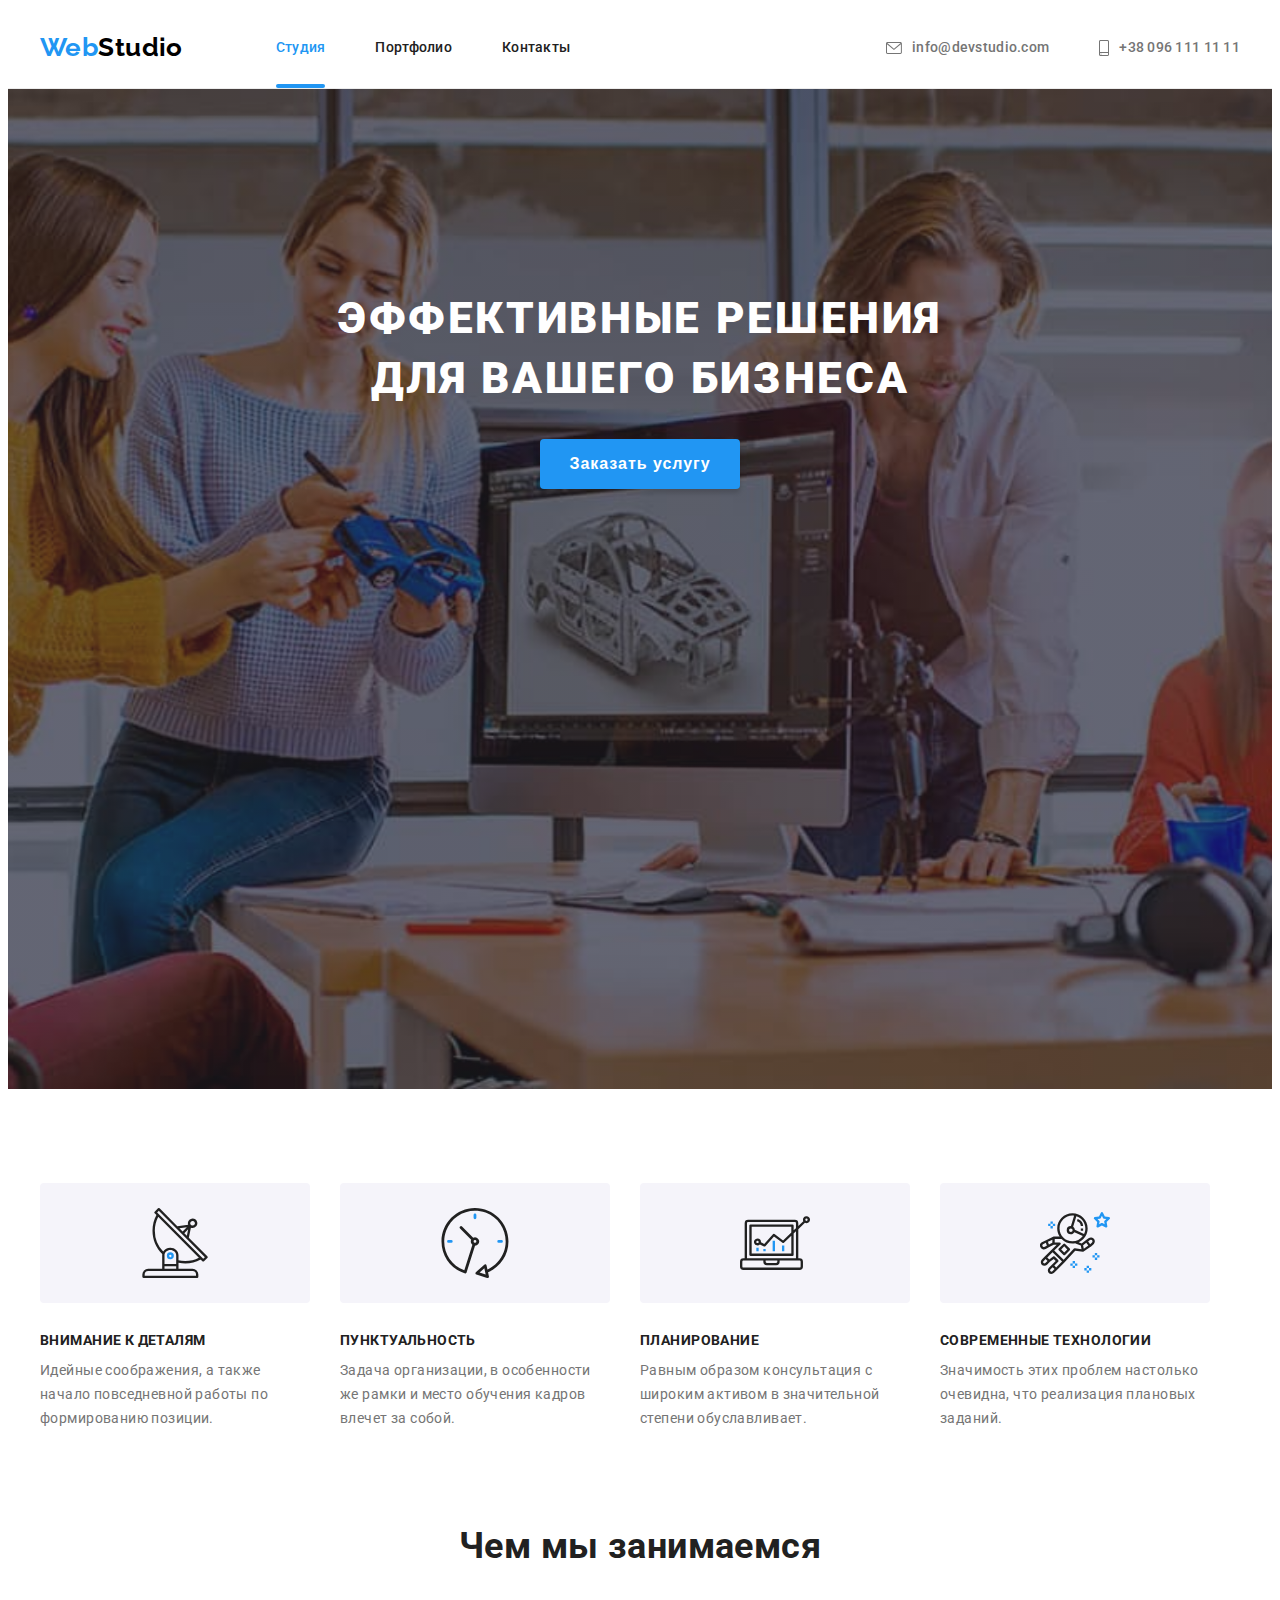
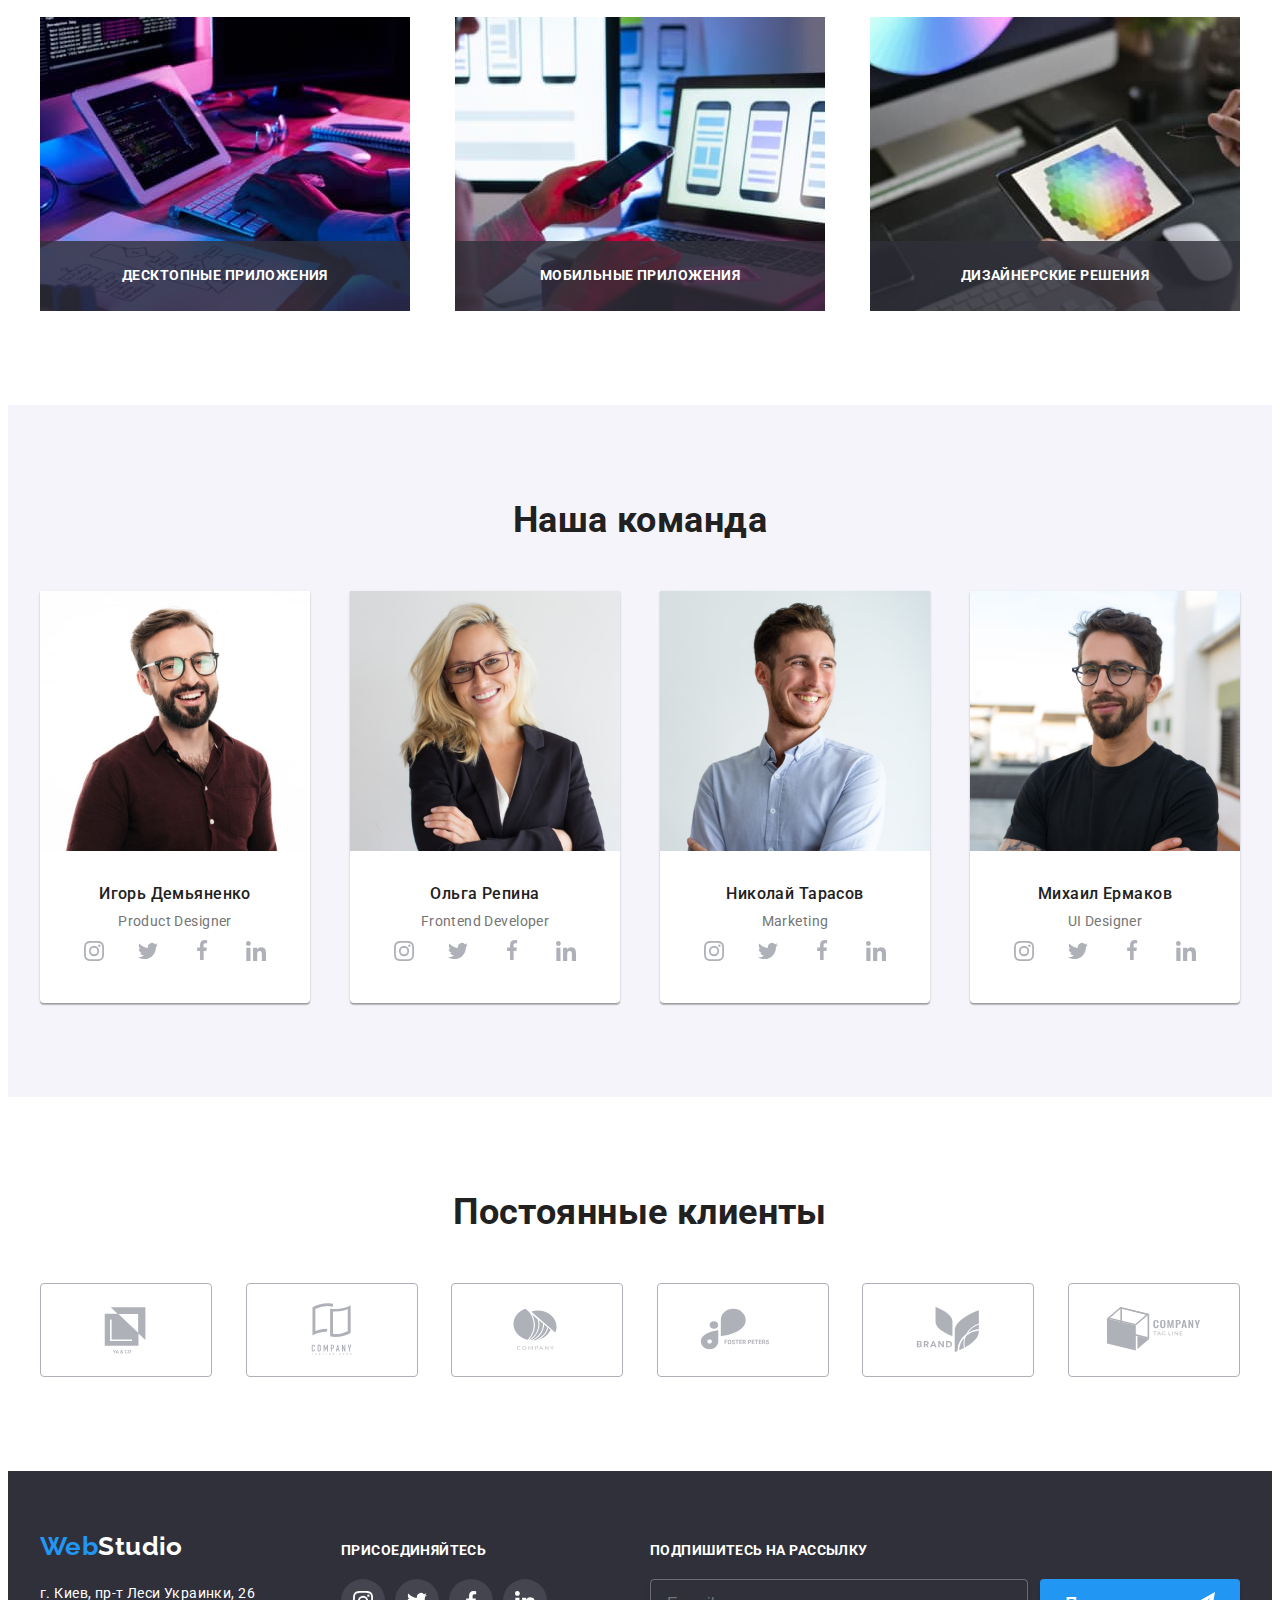
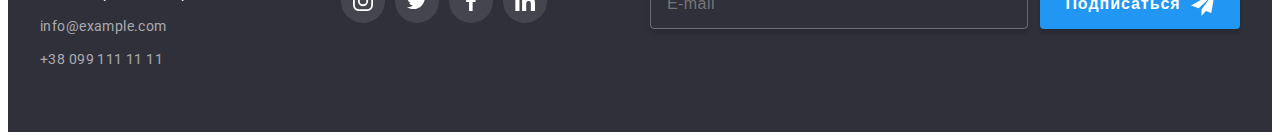
<file: index.html>
<!DOCTYPE html>
<html lang="ru">
  <head>
    <meta charset="UTF-8" />
    <meta http-equiv="X-UA-Compatible" content="IE=edge" />
    <meta name="viewport" content="width=device-width, initial-scale=1.0" />
    <title>Студия</title>
    <link
      href="https://fonts.googleapis.com/css2?family=Raleway:wght@700&family=Roboto:wght@400;500;700;900&display=swap"
      rel="stylesheet"
    />
    <link
      rel="stylesheet"
      href="https://cdnjs.cloudflare.com/ajax/libs/modern-normalize/1.1.0/modern-normalize.min.css"
      integrity="sha512-wpPYUAdjBVSE4KJnH1VR1HeZfpl1ub8YT/NKx4PuQ5NmX2tKuGu6U/JRp5y+Y8XG2tV+wKQpNHVUX03MfMFn9Q=="
      crossorigin="anonymous"
      referrerpolicy="no-referrer"
    />
    <link rel="stylesheet" href="./css/main.min.css" />
  </head>
  <body>
    <header class="header">
      <div class="container header__container">
        <nav class="header__nav">
          <a class="logo" href="./index.html"><span class="logo__accent">Web</span>Studio</a>
          <ul class="header__menu-list">
            <li class="header__menu-item">
              <a class="header__menu-link header__menu-link--current" href="./index.html">Студия</a>
            </li>
            <li class="header__menu-item">
              <a class="header__menu-link" href="./portfolio.html">Портфолио</a>
            </li>
            <li class="header__menu-item">
              <a class="header__menu-link" href="#">Контакты</a>
            </li>
          </ul>
        </nav>
        <ul class="header__contacts-list">
          <li class="header__contacts-item">
            <a class="header__contacts-link" href="mailto:info@devstudio.com">
              <svg class="header__contacts-icon" width="16" height="12">
                <use href="./images/icons.svg#icon-envelope"></use>
              </svg>
              info@devstudio.com</a
            >
          </li>
          <li class="header__contacts-item">
            <a class="header__contacts-link" href="tel:+380961111111">
              <svg class="header__contacts-icon" width="10px" height="16px">
                <use href="./images/icons.svg#icon-smartphone"></use>
              </svg>
              +38 096 111 11 11</a
            >
          </li>
        </ul>
      </div>
    </header>
    <main>
      <!-- герой -->
      <section class="section hero">
        <div class="container">
          <h1 class="hero__title">Эффективные решения для вашего бизнеса</h1>
          <button data-modal-open class="button" type="button">Заказать услугу</button>
        </div>
      </section>
      <!-- преимущества -->
      <section class="section benefits">
        <div class="container">
          <h2 class="visually-hidden">Наши преимущества</h2>
          <ul class="benefits__list">
            <li class="benefits__item">
              <div class="benefits__icon-wrapper">
                <svg class="benefits__icon" width="70px" height="70px">
                  <use href="./images/icons.svg#icon-antenna"></use>
                </svg>
              </div>
              <h3 class="benefits__title">Внимание к деталям</h3>
              <p class="benefits__descr">
                Идейные соображения, а также начало повседневной работы по формированию позиции.
              </p>
            </li>
            <li class="benefits__item">
              <div class="benefits__icon-wrapper">
                <svg class="benefits__icon" width="70px" height="70px">
                  <use href="./images/icons.svg#icon-clock"></use>
                </svg>
              </div>
              <h3 class="benefits__title">Пунктуальность</h3>
              <p class="benefits__descr">
                Задача организации, в особенности же рамки и место обучения кадров влечет за собой.
              </p>
            </li>
            <li class="benefits__item">
              <div class="benefits__icon-wrapper">
                <svg class="benefits__icon" width="70px" height="70px">
                  <use href="./images/icons.svg#icon-diagram"></use>
                </svg>
              </div>

              <h3 class="benefits__title">Планирование</h3>
              <p class="benefits__descr">
                Равным образом консультация с широким активом в значительной степени обуславливает.
              </p>
            </li>
            <li class="benefits__item">
              <div class="benefits__icon-wrapper">
                <svg class="benefits__icon" width="70px" height="70px">
                  <use href="./images/icons.svg#icon-astronaut"></use>
                </svg>
              </div>
              <h3 class="benefits__title">Современные технологии</h3>
              <p class="benefits__descr">
                Значимость этих проблем настолько очевидна, что реализация плановых заданий.
              </p>
            </li>
          </ul>
        </div>
      </section>
      <!-- чем мы занимаемся -->
      <section class="section activities">
        <div class="container">
          <h2 class="section__title">Чем мы занимаемся</h2>
          <ul class="activities__list">
            <li class="activities__item">
              <div class="activities__overlay">
                <img
                  class="activities__image"
                  src="./images/img.jpg"
                  alt="Десктопные приложения"
                  width="370"
                  height="294"
                />
                <p class="activities__title">Десктопные приложения</p>
              </div>
            </li>
            <li class="activities__item">
              <div class="activities__overlay">
                <img
                  class="activities__image"
                  src="./images/img1.jpg"
                  alt="Мобильные приложения"
                  width="370"
                  height="294"
                />
                <p class="activities__title">Мобильные приложения</p>
              </div>
            </li>
            <li class="activities__item">
              <div class="activities__overlay">
                <img
                  class="activities__image"
                  src="./images/img2.jpg"
                  alt="Дизайнерские решения"
                  width="370"
                  height="294"
                />
                <p class="activities__title">Дизайнерские решения</p>
              </div>
            </li>
          </ul>
        </div>
      </section>
      <!-- команда -->
      <section class="section team">
        <div class="container">
          <h2 class="section__title">Наша команда</h2>
          <ul class="team__list">
            <li class="team__item">
              <img
                class="team__image"
                src="./images/img3.jpg"
                alt="Игорь Демьяненко"
                width="270"
                height="260"
              />
              <div class="team__wrapper">
                <h3 class="team__name">Игорь Демьяненко</h3>
                <p class="team__position">Product Designer</p>
                <ul class="socials">
                  <li class="socials__item">
                    <a class="socials__link" href="">
                      <svg class="socials__icon" width="20" height="20" aria-label="Instagram">
                        <use href="./images/icons.svg#icon-instagram"></use>
                      </svg>
                    </a>
                  </li>
                  <li class="socials__item">
                    <a class="socials__link" href="">
                      <svg class="socials__icon" width="20" height="20" aria-label="Twitter">
                        <use href="./images/icons.svg#icon-twitter"></use>
                      </svg>
                    </a>
                  </li>
                  <li class="socials__item">
                    <a class="socials__link" href="">
                      <div class="ellipse">
                        <svg class="socials__icon" width="20" height="20" aria-label="Facebook">
                          <use href="./images/icons.svg#icon-facebook"></use>
                        </svg>
                      </div>
                    </a>
                  </li>
                  <li class="socials__item">
                    <a class="socials__link" href="">
                      <svg class="socials__icon" width="20" height="20" aria-label="LinkedIn">
                        <use href="./images/icons.svg#icon-linkedin"></use>
                      </svg>
                    </a>
                  </li>
                </ul>
              </div>
            </li>
            <li class="team__item">
              <img
                src="./images/img4.jpg"
                alt="Ольга Репина"
                width="270"
                height="260"
                class="team__image"
              />
              <div class="team__wrapper">
                <h3 class="team__name">Ольга Репина</h3>
                <p class="team__position">Frontend Developer</p>
                <ul class="socials">
                  <li class="socials__item">
                    <a class="socials__link" href="">
                      <svg class="socials__icon" width="20" height="20" aria-label="Instagram">
                        <use href="./images/icons.svg#icon-instagram"></use>
                      </svg>
                    </a>
                  </li>
                  <li class="socials__item">
                    <a class="socials__link" href="">
                      <svg class="socials__icon" width="20" height="20" aria-label="Twitter">
                        <use href="./images/icons.svg#icon-twitter"></use>
                      </svg>
                    </a>
                  </li>
                  <li class="socials__item">
                    <a class="socials__link" href="">
                      <div class="ellipse">
                        <svg class="socials__icon" width="20" height="20" aria-label="Facebook">
                          <use href="./images/icons.svg#icon-facebook"></use>
                        </svg>
                      </div>
                    </a>
                  </li>
                  <li class="socials__item">
                    <a class="socials__link" href="">
                      <svg class="socials__icon" width="20" height="20" aria-label="LinkedIn">
                        <use href="./images/icons.svg#icon-linkedin"></use>
                      </svg>
                    </a>
                  </li>
                </ul>
              </div>
            </li>
            <li class="team__item">
              <img
                src="./images/img5.jpg"
                alt="Николай Тарасов"
                width="270"
                height="260"
                class="team__image"
              />
              <div class="team__wrapper">
                <h3 class="team__name">Николай Тарасов</h3>
                <p class="team__position">Marketing</p>
                <ul class="socials">
                  <li class="socials__item">
                    <a class="socials__link" href="">
                      <svg class="socials__icon" width="20" height="20" aria-label="Instagram">
                        <use href="./images/icons.svg#icon-instagram"></use>
                      </svg>
                    </a>
                  </li>
                  <li class="socials__item">
                    <a class="socials__link" href="">
                      <svg class="socials__icon" width="20" height="20" aria-label="Twitter">
                        <use href="./images/icons.svg#icon-twitter"></use>
                      </svg>
                    </a>
                  </li>
                  <li class="socials__item">
                    <a class="socials__link" href="">
                      <div class="ellipse">
                        <svg class="socials__icon" width="20" height="20" aria-label="Facebook">
                          <use href="./images/icons.svg#icon-facebook"></use>
                        </svg>
                      </div>
                    </a>
                  </li>
                  <li class="socials__item">
                    <a class="socials__link" href="">
                      <svg class="socials__icon" width="20" height="20" aria-label="LinkedIn">
                        <use href="./images/icons.svg#icon-linkedin"></use>
                      </svg>
                    </a>
                  </li>
                </ul>
              </div>
            </li>
            <li class="team__item">
              <img
                src="./images/img6.jpg"
                alt="Михаил Ермаков"
                width="270"
                height="260"
                class="team__image"
              />
              <div class="team__wrapper">
                <h3 class="team__name">Михаил Ермаков</h3>
                <p class="team__position">UI Designer</p>
                <ul class="socials">
                  <li class="socials__item">
                    <a class="socials__link" href="">
                      <svg class="socials__icon" width="20" height="20" aria-label="Instagram">
                        <use href="./images/icons.svg#icon-instagram"></use>
                      </svg>
                    </a>
                  </li>
                  <li class="socials__item">
                    <a class="socials__link" href="">
                      <svg class="socials__icon" width="20" height="20" aria-label="Twitter">
                        <use href="./images/icons.svg#icon-twitter"></use>
                      </svg>
                    </a>
                  </li>
                  <li class="socials__item">
                    <a class="socials__link" href="">
                      <div class="ellipse">
                        <svg class="socials__icon" width="20" height="20" aria-label="Facebook">
                          <use href="./images/icons.svg#icon-facebook"></use>
                        </svg>
                      </div>
                    </a>
                  </li>
                  <li class="socials__item">
                    <a class="socials__link" href="">
                      <svg class="socials__icon" width="20" height="20" aria-label="LinkedIn">
                        <use href="./images/icons.svg#icon-linkedin"></use>
                      </svg>
                    </a>
                  </li>
                </ul>
              </div>
            </li>
          </ul>
        </div>
      </section>
      <!-- клиенты -->
      <section class="section clients">
        <div class="container">
          <h2 class="section__title">Постоянные клиенты</h2>
          <ul class="clients__list">
            <li class="clients__item">
              <a class="clients__link" href="#">
                <svg class="clients__icon" width="106" height="60">
                  <use href="./images/icons.svg#icon-union"></use>
                </svg>
              </a>
            </li>
            <li class="clients__item">
              <a class="clients__link" href="">
                <svg class="clients__icon" width="106" height="60">
                  <use href="./images/icons.svg#icon-taglinehere"></use>
                </svg>
              </a>
            </li>
            <li class="clients__item">
              <a class="clients__link" href="">
                <svg class="clients__icon" width="106" height="60">
                  <use href="./images/icons.svg#icon-company"></use>
                </svg>
              </a>
            </li>
            <li class="clients__item">
              <a class="clients__link" href="">
                <svg class="clients__icon" width="106" height="60">
                  <use href="./images/icons.svg#icon-foster"></use>
                </svg>
              </a>
            </li>
            <li class="clients__item">
              <a class="clients__link" href="">
                <svg class="clients__icon" width="106" height="60">
                  <use href="./images/icons.svg#icon-brand"></use>
                </svg>
              </a>
            </li>
            <li class="clients__item">
              <a class="clients__link" href="">
                <svg class="clients__icon" width="106" height="60">
                  <use href="./images/icons.svg#icon-tagline"></use>
                </svg>
              </a>
            </li>
          </ul>
        </div>
      </section>
    </main>
    <!-- футер -->
    <footer class="footer">
      <div class="container footer__container">
        <div class="footer__contacts">
          <a class="logo footer__logo" href="./index.html"
            ><span class="logo__accent">Web</span>Studio</a
          >
          <address class="footer__address">
            <ul>
              <li class="footer__item">г. Киев, пр-т Леси Украинки, 26</li>
              <li class="footer__item">
                <a class="footer__link" href="mailto:info@example.com">info@example.com</a>
              </li>
              <li class="footer__item">
                <a class="footer__link" href="tel:+380991111111">+38 099 111 11 11</a>
              </li>
            </ul>
          </address>
        </div>
        <div class="footer__socials">
          <p class="footer__cta">Присоединяйтесь</p>
          <ul class="socials footer__socials-list">
            <li class="socials__item">
              <a class="socials__link footer__socials-link" href="#">
                <svg class="socials__icon" width="20px" height="20px" aria-label="Instagram">
                  <use href="./images/icons.svg#icon-instagram"></use>
                </svg>
              </a>
            </li>
            <li class="socials__item">
              <a class="socials__link footer__socials-link" href="#">
                <svg class="socials__icon" width="20px" height="20px" aria-label="Twitter">
                  <use href="./images/icons.svg#icon-twitter"></use>
                </svg>
              </a>
            </li>
            <li class="socials__item">
              <a class="socials__link footer__socials-link" href="#">
                <svg class="socials__icon" width="20px" height="20px" aria-label="Facebook">
                  <use href="./images/icons.svg#icon-facebook"></use>
                </svg>
              </a>
            </li>
            <li class="socials__item">
              <a class="socials__link footer__socials-link" href="#">
                <svg class="socials__icon" width="20px" height="20px" aria-label="LinkedIn">
                  <use href="./images/icons.svg#icon-linkedin"></use>
                </svg>
              </a>
            </li>
          </ul>
        </div>
        <!-- Форма подписки -->
        <div class="footer__subscribe">
          <form class="footer__form">
            <label class="footer__cta" for="user-email"
              >Подпишитесь на рассылку</label
            >
            <div class="footer__input-wrap">
              <input
                class="footer__input"
                type="email"
                name="email"
                id="user-email"
                placeholder="E-mail"
              />
              <button class="button" type="submit">
                Подписаться
                <svg class="button__icon" width="24px" height="24px">
                <use href="./images/icons.svg#icon-footer-send"></use>
              </svg>
            </button>
          </form>
        </div>
      </div>
    </footer>

    <!-- Модальное окно -->
   <div data-modal class="backdrop is-hidden">
      <div class="modal">
        <button class="modal__close-btn" data-modal-close>
          <svg
            class="modal__close-icon"
            width="11px"
            height="11px"
            aria-label="Close"
          >
            <use href="./images/icons.svg#icon-close"></use>
          </svg>
        </button>
       <form class="modal__form">
          <h4 class="modal__title">Оставьте свои данные, мы вам перезвоним</h4>

          <div class="modal__form-field">
            <label class="modal__form-label" for="name">Имя</label>
            <input
              class="modal__form-input"
              type="text"
              name="name"
              id="name"
              placeholder=" "
            />
            <svg
              class="modal-form-icon"
              width="15px"
              height="15px"
              aria-label="Name"
            >
              <use href="./images/icons.svg#icon-modal-name"></use>
            </svg>
          </div>

          <div class="modal__form-field">
            <label class="modal__form-label" for="tel">Телефон</label>
            <input
              class="modal__form-input"
              type="tel"
              name="tel"
              id="tel"
              placeholder=" "
            />
            <svg
              class="modal-form-icon"
              width="15px"
              height="15px"
              aria-label="Telephone"
            >
              <use href="./images/icons.svg#icon-modal-tel"></use>
            </svg>
          </div>
          <div class="modal__form-field">
            <label class="modal__form-label" for="email">Почта</label>
            <input
              class="modal__form-input"
              type="email"
              name="email"
              id="email"
              placeholder=" "
            />
            <svg
              class="modal-form-icon"
              width="15px"
              height="15px"
              aria-label="E-mail"
            >
              <use href="./images/icons.svg#icon-modal-mail"></use>
            </svg>
          </div>
          <div class="modal__form-field">
            <label class="modal__form-label" for="comment">Комментарий</label>
            <textarea
              class="modal__form-input modal__text-area"
              name="comment"
              placeholder="Введите текст"
              id="comment"
            ></textarea>
          </div>
          <div class="modal__checkbox-area">
            <label class="modal__checkbox-label">
              <input
                class="modal__checkbox-input"
                type="checkbox"
                name="agreement"
              />
              <span class="modal__checkbox-icon"></span>
              Соглашаюсь с рассылкой и принимаю </label
            ><a class="modal__checkbox-link" href="#">Условия договора</a>
          </div>
          <button class="button" type="submit">Отправить</button>
        </form>
      </div>
    </div>
    <script src="./js/modal.js"></script>
  </body>
</html>
</file>
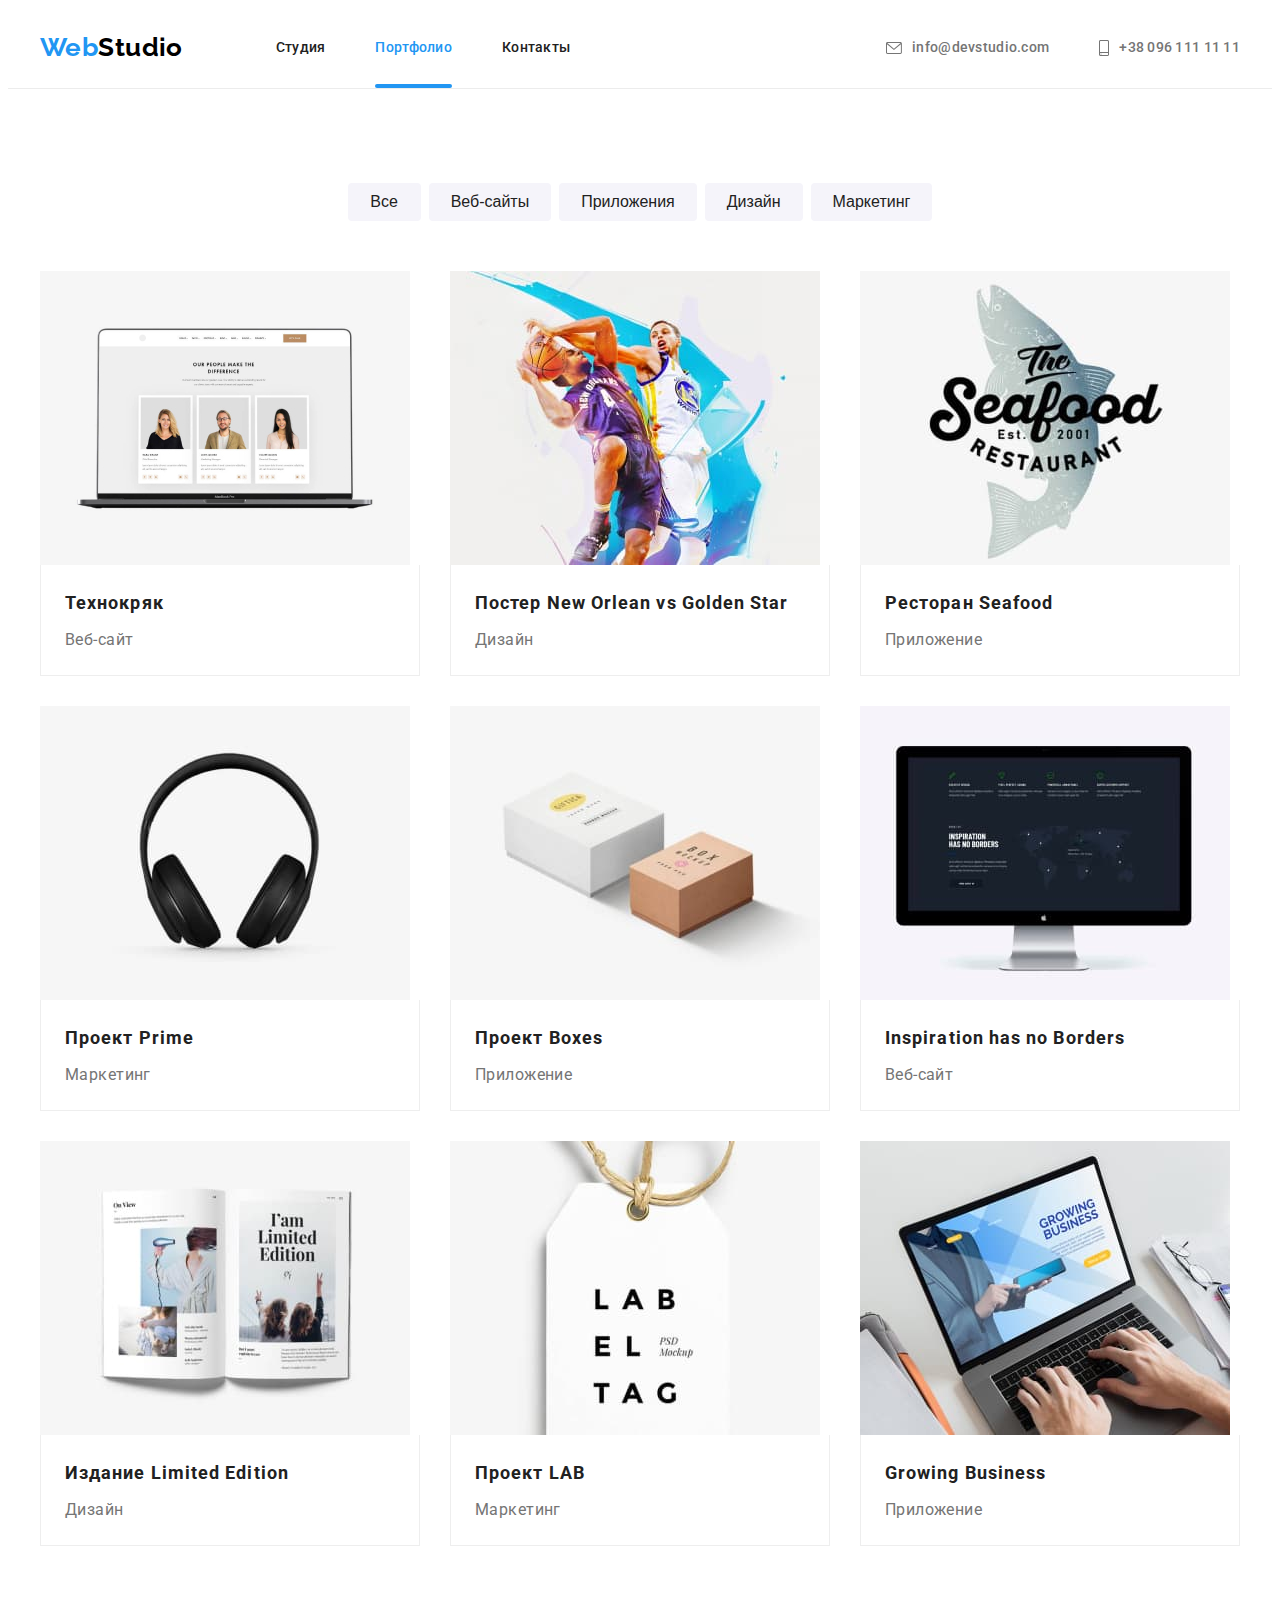
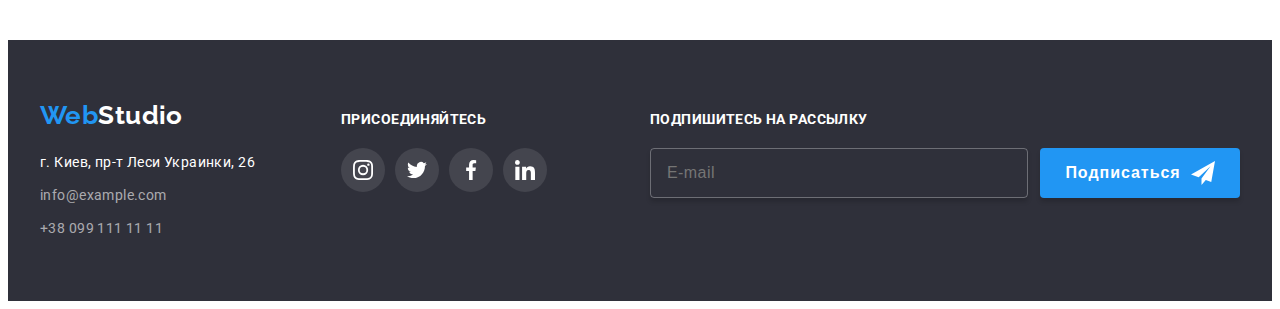
<file: portfolio.html>
<!DOCTYPE html>
<html lang="ru">
  <head>
    <meta charset="UTF-8" />
    <meta http-equiv="X-UA-Compatible" content="IE=edge" />
    <meta name="viewport" content="width=device-width, initial-scale=1.0" />
    <title>Портфолио</title>
    <link
      href="https://fonts.googleapis.com/css2?family=Raleway:wght@700&family=Roboto:wght@400;500;700;900&display=swap"
      rel="stylesheet"
    />
    <link
      rel="stylesheet"
      href="https://cdnjs.cloudflare.com/ajax/libs/modern-normalize/1.1.0/modern-normalize.min.css"
      integrity="sha512-wpPYUAdjBVSE4KJnH1VR1HeZfpl1ub8YT/NKx4PuQ5NmX2tKuGu6U/JRp5y+Y8XG2tV+wKQpNHVUX03MfMFn9Q=="
      crossorigin="anonymous"
      referrerpolicy="no-referrer"
    />
    <link rel="stylesheet" href="./css/main.min.css" />
  </head>
  <body>
    <!-- шапка -->
    <header class="header">
      <div class="container header__container">
        <nav class="header__nav">
          <a class="logo" href="./index.html"><span class="logo__accent">Web</span>Studio</a>
          <ul class="header__menu-list">
            <li class="header__menu-item">
              <a class="header__menu-link" href="./index.html">Студия</a>
            </li>
            <li class="header__menu-item">
              <a class="header__menu-link header__menu-link--current" href="./portfolio.html"
                >Портфолио</a
              >
            </li>
            <li class="header__menu-item">
              <a class="header__menu-link" href="#">Контакты</a>
            </li>
          </ul>
        </nav>
        <ul class="header__contacts-list">
          <li class="header__contacts-item">
            <a class="header__contacts-link" href="mailto:info@devstudio.com">
              <svg class="header__contacts-icon" width="16" height="12">
                <use href="./images/icons.svg#icon-envelope"></use>
              </svg>
              info@devstudio.com</a
            >
          </li>
          <li class="header__contacts-item">
            <a class="header__contacts-link" href="tel:+380961111111">
              <svg class="header__contacts-icon" width="10px" height="16px">
                <use href="./images/icons.svg#icon-smartphone"></use>
              </svg>
              +38 096 111 11 11</a
            >
          </li>
        </ul>
      </div>
    </header>
    <main>
      <!-- примеры работ -->
      <section class="section portfolio">
        <div class="container">
          <h1 class="visually-hidden">Примеры работ</h1>
          <!-- фильтр -->
          <ul class="portfolio__filter-list">
            <li class="portfolio__filter-item">
              <button class="portfolio__filter-btn" type="button">Все</button>
            </li>
            <li class="portfolio__filter-item">
              <button class="portfolio__filter-btn" type="button">Веб-сайты</button>
            </li>
            <li class="portfolio__filter-item">
              <button class="portfolio__filter-btn" type="button">Приложения</button>
            </li>
            <li class="portfolio__filter-item">
              <button class="portfolio__filter-btn" type="button">Дизайн</button>
            </li>
            <li class="portfolio__filter-item">
              <button class="portfolio__filter-btn" type="button">Маркетинг</button>
            </li>
          </ul>
          <!-- список работ -->
          <ul class="portfolio__project-list">
            <li class="portfolio__project-item">
              <a class="portfolio__project-link" href="#">
                <div class="portfolio__project-overlay">
                  <img
                    class="portfolio__project-image"
                    src="./images/img7.jpg"
                    alt="Сайт Технокряк"
                    width="370"
                    height="294"
                  />
                  <p class="portfolio__project-text">
                    Ресурс предлагает комплексные предложения с разным уровнем функционала и
                    сервисов. Все это позволит посетителю получить исчерпывающие сведения о компании
                    или частном лице.
                  </p>
                </div>
                <div class="portfolio__project-wrap">
                  <h2 class="portfolio__project-title">Технокряк</h2>
                  <p class="portfolio__project-description">Веб-сайт</p>
                </div></a
              >
            </li>
            <li class="portfolio__project-item">
              <a class="portfolio__project-link" href="#">
                <div class="portfolio__project-overlay">
                  <img
                    class="portfolio__project-image"
                    src="./images/img8.jpg"
                    alt="Баскетболисты New Orlean и Golden Star"
                    width="370"
                    height="294"
                  />
                  <p class="portfolio__project-text">
                    Ресурс предлагает комплексные предложения с разным уровнем функционала и
                    сервисов. Все это позволит посетителю получить исчерпывающие сведения о компании
                    или частном лице.
                  </p>
                </div>
                <div class="portfolio__project-wrap">
                  <h2 class="portfolio__project-title">Постер New Orlean vs Golden Star</h2>
                  <p class="portfolio__project-description">Дизайн</p>
                </div></a
              >
            </li>
            <li class="portfolio__project-item">
              <a class="portfolio__project-link" href="#">
                <div class="portfolio__project-overlay">
                  <img
                    class="portfolio__project-image"
                    src="./images/img9.jpg"
                    alt="Ресторан Seafood"
                    width="370"
                    height="294"
                  />
                  <p class="portfolio__project-text">
                    Ресурс предлагает комплексные предложения с разным уровнем функционала и
                    сервисов. Все это позволит посетителю получить исчерпывающие сведения о компании
                    или частном лице.
                  </p>
                </div>
                <div class="portfolio__project-wrap">
                  <h2 class="portfolio__project-title">Ресторан Seafood</h2>
                  <p class="portfolio__project-description">Приложение</p>
                </div></a
              >
            </li>
            <li class="portfolio__project-item">
              <a class="portfolio__project-link" href="#">
                <div class="portfolio__project-overlay">
                  <img
                    class="portfolio__project-image"
                    src="./images/img10.jpg"
                    alt="Наушники"
                    width="370"
                    height="294"
                  />
                  <p class="portfolio__project-text">
                    Ресурс предлагает комплексные предложения с разным уровнем функционала и
                    сервисов. Все это позволит посетителю получить исчерпывающие сведения о компании
                    или частном лице.
                  </p>
                </div>
                <div class="portfolio__project-wrap">
                  <h2 class="portfolio__project-title">Проект Prime</h2>
                  <p class="portfolio__project-description">Маркетинг</p>
                </div></a
              >
            </li>
            <li class="portfolio__project-item">
              <a class="portfolio__project-link" href="#">
                <div class="portfolio__project-overlay">
                  <img
                    class="portfolio__project-image"
                    src="./images/img11.jpg"
                    alt="Коробки"
                    width="370"
                    height="294"
                  />
                  <p class="portfolio__project-text">
                    Ресурс предлагает комплексные предложения с разным уровнем функционала и
                    сервисов. Все это позволит посетителю получить исчерпывающие сведения о компании
                    или частном лице.
                  </p>
                </div>
                <div class="portfolio__project-wrap">
                  <h2 class="portfolio__project-title">Проект Boxes</h2>
                  <p class="portfolio__project-description">Приложение</p>
                </div></a
              >
            </li>
            <li class="portfolio__project-item">
              <a class="portfolio__project-link" href="#">
                <div class="portfolio__project-overlay">
                  <img
                    class="portfolio__project-image"
                    src="./images/img12.jpg"
                    alt="Монитор"
                    width="370"
                    height="294"
                  />
                  <p class="portfolio__project-text">
                    Ресурс предлагает комплексные предложения с разным уровнем функционала и
                    сервисов. Все это позволит посетителю получить исчерпывающие сведения о компании
                    или частном лице.
                  </p>
                </div>
                <div class="portfolio__project-wrap">
                  <h2 class="portfolio__project-title">Inspiration has no Borders</h2>
                  <p class="portfolio__project-description">Веб-сайт</p>
                </div></a
              >
            </li>
            <li class="portfolio__project-item">
              <a class="portfolio__project-link" href="#">
                <div class="portfolio__project-overlay">
                  <img
                    class="portfolio__project-image"
                    src="./images/img13.jpg"
                    alt="Журнал"
                    width="370"
                    height="294"
                  />
                  <p class="portfolio__project-text">
                    Ресурс предлагает комплексные предложения с разным уровнем функционала и
                    сервисов. Все это позволит посетителю получить исчерпывающие сведения о компании
                    или частном лице.
                  </p>
                </div>
                <div class="portfolio__project-wrap">
                  <h2 class="portfolio__project-title">Издание Limited Edition</h2>
                  <p class="portfolio__project-description">Дизайн</p>
                </div></a
              >
            </li>
            <li class="portfolio__project-item">
              <a class="portfolio__project-link" href="#">
                <div class="portfolio__project-overlay">
                  <img
                    class="portfolio__project-image"
                    src="./images/img14.jpg"
                    alt="Бирка"
                    width="370"
                    height="294"
                  />
                  <p class="portfolio__project-text">
                    Ресурс предлагает комплексные предложения с разным уровнем функционала и
                    сервисов. Все это позволит посетителю получить исчерпывающие сведения о компании
                    или частном лице.
                  </p>
                </div>
                <div class="portfolio__project-wrap">
                  <h2 class="portfolio__project-title">Проект LAB</h2>
                  <p class="portfolio__project-description">Маркетинг</p>
                </div></a
              >
            </li>
            <li class="portfolio__project-item">
              <a class="portfolio__project-link" href="#">
                <div class="portfolio__project-overlay">
                  <img
                    class="portfolio__project-image"
                    src="./images/img15.jpg"
                    alt="Ноутбук"
                    width="370"
                    height="294"
                  />
                  <p class="portfolio__project-text">
                    Ресурс предлагает комплексные предложения с разным уровнем функционала и
                    сервисов. Все это позволит посетителю получить исчерпывающие сведения о компании
                    или частном лице.
                  </p>
                </div>
                <div class="portfolio__project-wrap">
                  <h2 class="portfolio__project-title">Growing Business</h2>
                  <p class="portfolio__project-description">Приложение</p>
                </div></a
              >
            </li>
          </ul>
        </div>
      </section>
    </main>
    <!-- футер -->
    <footer class="footer">
      <div class="container footer__container">
        <div class="footer__contacts">
          <a class="logo footer__logo" href="./index.html"
            ><span class="logo__accent">Web</span>Studio</a
          >
          <address class="footer__address">
            <ul>
              <li class="footer__item">г. Киев, пр-т Леси Украинки, 26</li>
              <li class="footer__item">
                <a class="footer__link" href="mailto:info@example.com">info@example.com</a>
              </li>
              <li class="footer__item">
                <a class="footer__link" href="tel:+380991111111">+38 099 111 11 11</a>
              </li>
            </ul>
          </address>
        </div>
        <div class="footer__socials">
          <p class="footer__cta">Присоединяйтесь</p>
          <ul class="socials footer__socials-list">
            <li class="socials__item">
              <a class="socials__link footer__socials-link" href="#">
                <svg class="socials__icon" width="20px" height="20px" aria-label="Instagram">
                  <use href="./images/icons.svg#icon-instagram"></use>
                </svg>
              </a>
            </li>
            <li class="socials__item">
              <a class="socials__link footer__socials-link" href="#">
                <svg class="socials__icon" width="20px" height="20px" aria-label="Twitter">
                  <use href="./images/icons.svg#icon-twitter"></use>
                </svg>
              </a>
            </li>
            <li class="socials__item">
              <a class="socials__link footer__socials-link" href="#">
                <svg class="socials__icon" width="20px" height="20px" aria-label="Facebook">
                  <use href="./images/icons.svg#icon-facebook"></use>
                </svg>
              </a>
            </li>
            <li class="socials__item">
              <a class="socials__link footer__socials-link" href="#">
                <svg class="socials__icon" width="20px" height="20px" aria-label="LinkedIn">
                  <use href="./images/icons.svg#icon-linkedin"></use>
                </svg>
              </a>
            </li>
          </ul>
        </div>
        <!-- Форма подписки -->
        <div class="footer__subscribe">
          <form class="footer__form">
            <label class="footer__cta" for="user-email"
              >Подпишитесь на рассылку</label
            >
            <div class="footer__input-wrap">
              <input
                class="footer__input"
                type="email"
                name="email"
                id="user-email"
                placeholder="E-mail"
              />
              <button class="button" type="submit">
                Подписаться
                <svg class="button__icon" width="24px" height="24px">
                <use href="./images/icons.svg#icon-footer-send"></use>
              </svg>
            </button>
          </form>
        </div>
      </div>
    </footer>
  </body>
</html>
</file>
<file: css/main.min.css>
body{font-family:"Roboto",sans-serif;color:#757575;font-size:14px;letter-spacing:.03em;background-color:#fff}h1,h2,h3,h4,p,ul{margin:0px;padding:0px}ul{list-style:none}.visually-hidden{position:absolute;width:1px;height:1px;margin:-1px;border:0;padding:0;white-space:nowrap;-webkit-clip-path:inset(100%);clip-path:inset(100%);clip:rect(0 0 0 0);overflow:hidden}.section{padding:94px 0px}.container{width:1200px;padding-left:15px;padding-right:15px;margin:auto}.logo{display:block;padding-bottom:25px;padding-top:24px;margin-right:93px;color:#000;text-decoration:none;font-family:"Raleway",sans-serif;font-weight:700;font-size:26px;line-height:1.19}.logo__accent{color:#2196f3}.header__menu-link{display:block;padding-top:32px;padding-bottom:32px;color:#212121;text-decoration:none;font-weight:500;line-height:1.14;letter-spacing:.02em;-webkit-transition:color 250ms cubic-bezier(0.4, 0, 0.2, 1);transition:color 250ms cubic-bezier(0.4, 0, 0.2, 1)}.header__menu-link--current,.header__menu-link:hover,.header__menu-link:focus{color:#2196f3}.header__menu-link--current::after{position:absolute;bottom:0;content:"";display:block;height:4px;width:100%;background-color:#2196f3;border-radius:2px}.header__contacts-link{display:-webkit-box;display:-ms-flexbox;display:flex;-webkit-box-align:center;-ms-flex-align:center;align-items:center;padding-top:32px;padding-bottom:32px;text-decoration:none;color:#757575;font-weight:500;line-height:1.14;letter-spacing:.02em;-webkit-transition:color 250ms cubic-bezier(0.4, 0, 0.2, 1);transition:color 250ms cubic-bezier(0.4, 0, 0.2, 1)}.header__contacts-link:hover,.header__contacts-link:focus{color:#2196f3}.header__menu-item{position:relative}.header__menu-item:not(:last-child){margin-right:50px}.header{height:80px;border-bottom:1px solid #ececec}.header__menu-list,.header__contacts-list,.header__nav{display:-webkit-box;display:-ms-flexbox;display:flex}.header__container{display:-webkit-box;display:-ms-flexbox;display:flex;-webkit-box-pack:justify;-ms-flex-pack:justify;justify-content:space-between}.header__contacts-item:nth-child(1){margin-right:50px}.header__contacts-icon{fill:currentColor;margin-right:10px}.button{display:-webkit-box;display:-ms-flexbox;display:flex;min-width:200px;padding-top:10px;padding-bottom:10px;-webkit-box-pack:center;-ms-flex-pack:center;justify-content:center;-webkit-box-align:center;-ms-flex-align:center;align-items:center;margin:auto;color:#fff;background-color:#2196f3;font-weight:700;font-size:16px;line-height:1.88;letter-spacing:.06em;cursor:pointer;border-radius:4px;border-width:0px;-webkit-box-shadow:0px 4px 4px rgba(0,0,0,.15);box-shadow:0px 4px 4px rgba(0,0,0,.15);-webkit-transition:background-color 250ms cubic-bezier(0.4, 0, 0.2, 1);transition:background-color 250ms cubic-bezier(0.4, 0, 0.2, 1)}.button:hover,.button:focus{background-color:#188ce8}.hero{max-width:1600px;height:600px;margin-left:auto;margin-right:auto;padding-top:200px;padding-bottom:200px;text-align:center;background-color:#c4c4c4;background-image:-webkit-gradient(linear, left top, left bottom, from(rgba(47, 48, 58, 0.4)), to(rgba(47, 48, 58, 0.4))),url(../images/hero.jpg);background-image:linear-gradient(rgba(47, 48, 58, 0.4), rgba(47, 48, 58, 0.4)),url(../images/hero.jpg);background-size:cover;background-repeat:no-repeat;background-position:center}.hero__title{margin-bottom:30px;padding-left:252px;padding-right:252px;color:#fff;font-weight:900;font-size:44px;line-height:1.36;letter-spacing:.06em;text-transform:uppercase}.benefits__icon-wrapper{display:-webkit-box;display:-ms-flexbox;display:flex;-webkit-box-pack:center;-ms-flex-pack:center;justify-content:center;-webkit-box-align:center;-ms-flex-align:center;align-items:center;width:270px;height:120px;margin-bottom:30px;background-color:#f5f4fa;border-radius:4px}.benefits__title{margin-bottom:10px;color:#212121;font-weight:700;font-size:14px;line-height:1.14;text-transform:uppercase}.benefits__descr{color:#757575;line-height:1.71}.benefits__list{display:-webkit-box;display:-ms-flexbox;display:flex}.benefits__item{width:270px}.benefits__item:not(:last-child){margin-right:30px}.activities{padding-top:0px}.section__title{margin-bottom:50px;color:#212121;font-weight:700;font-size:36px;line-height:1.17;text-align:center}.activities__image{display:block}.activities__list{display:-webkit-box;display:-ms-flexbox;display:flex;-webkit-box-pack:justify;-ms-flex-pack:justify;justify-content:space-between}.activities__overlay{position:relative}.activities__title{position:absolute;bottom:0;width:100%;height:70px;display:-webkit-box;display:-ms-flexbox;display:flex;-webkit-box-align:center;-ms-flex-align:center;align-items:center;-webkit-box-pack:center;-ms-flex-pack:center;justify-content:center;font-weight:700;line-height:1.14;text-transform:uppercase;color:#fff;background-color:rgba(47,48,58,.8)}.team{background-color:#f5f4fa}.team__name{margin-bottom:10px;color:#212121;font-weight:500;font-size:16px;line-height:1.19}.team__poition{margin-bottom:16px;color:#757575;font-size:16px;line-height:1.19}.team__list{display:-webkit-box;display:-ms-flexbox;display:flex;-webkit-box-pack:justify;-ms-flex-pack:justify;justify-content:space-between}.team__wrapper{padding-top:30px;padding-bottom:30px;text-align:center}.team__item{-webkit-box-shadow:0px 1px 3px rgba(0,0,0,.12),0px 1px 1px rgba(0,0,0,.14),0px 2px 1px rgba(0,0,0,.2);box-shadow:0px 1px 3px rgba(0,0,0,.12),0px 1px 1px rgba(0,0,0,.14),0px 2px 1px rgba(0,0,0,.2);border-radius:0px 0px 4px 4px;background-color:#fff}.socials{display:-webkit-box;display:-ms-flexbox;display:flex;padding-left:32px;padding-right:32px;-webkit-box-pack:justify;-ms-flex-pack:justify;justify-content:space-between}.socials__link{display:-webkit-box;display:-ms-flexbox;display:flex;-webkit-box-pack:center;-ms-flex-pack:center;justify-content:center;-webkit-box-align:center;-ms-flex-align:center;align-items:center;width:44px;height:44px;border-radius:50%;fill:#afb1b8;-webkit-transition:background-color 250ms cubic-bezier(0.4, 0, 0.2, 1),fill 250ms cubic-bezier(0.4, 0, 0.2, 1);transition:background-color 250ms cubic-bezier(0.4, 0, 0.2, 1),fill 250ms cubic-bezier(0.4, 0, 0.2, 1)}.socials__link:hover,.socials__link:focus{background-color:#2196f3;fill:#fff}.clients__list{display:-webkit-box;display:-ms-flexbox;display:flex;-webkit-box-pack:justify;-ms-flex-pack:justify;justify-content:space-between}.clients__link{display:-webkit-box;display:-ms-flexbox;display:flex;-webkit-box-pack:center;-ms-flex-pack:center;justify-content:center;-webkit-box-align:center;-ms-flex-align:center;align-items:center;width:170px;height:92px;border:1px solid #afb1b8;border-radius:4px;fill:#afb1b8;-webkit-transition:border-color 250ms cubic-bezier(0.4, 0, 0.2, 1),fill 250ms cubic-bezier(0.4, 0, 0.2, 1);transition:border-color 250ms cubic-bezier(0.4, 0, 0.2, 1),fill 250ms cubic-bezier(0.4, 0, 0.2, 1)}.clients__link:hover,.clients__link:focus{fill:#2196f3;border-color:#2196f3}.footer{padding-top:60px;padding-bottom:60px;background-color:#2f303a}.footer__logo{margin:0px 0px 20px 0px;padding:0;color:#fff}.footer__address{color:#fff;font-style:normal;line-height:1.71}.footer__item:nth-child(-n+2){margin-bottom:9px}.footer__link{text-decoration:none;color:rgba(255,255,255,.6);-webkit-transition:color 250ms cubic-bezier(0.4, 0, 0.2, 1);transition:color 250ms cubic-bezier(0.4, 0, 0.2, 1)}.footer__link:hover,.footer__link:focus{color:#2196f3}.footer__contacts{min-width:231px;margin-right:70px}.footer__socials{min-width:206px;margin-right:auto}.footer__socials-link{background-color:rgba(255,255,255,.1);fill:#fff}.footer__socials-list{padding-left:0px;padding-right:0px}.footer__container{display:-webkit-box;display:-ms-flexbox;display:flex;-webkit-box-align:baseline;-ms-flex-align:baseline;align-items:baseline}.footer__cta{margin-bottom:20px;text-transform:uppercase;color:#fff;font-weight:700;line-height:1.14}.footer__form{display:-webkit-box;display:-ms-flexbox;display:flex;-webkit-box-orient:vertical;-webkit-box-direction:normal;-ms-flex-direction:column;flex-direction:column}.footer__input-wrap{display:-webkit-box;display:-ms-flexbox;display:flex}.button__icon{margin-left:10px}.footer__input{display:-webkit-box;display:-ms-flexbox;display:flex;-webkit-box-align:center;-ms-flex-align:center;align-items:center;padding-left:16px;margin-right:12px;min-width:358px;font-size:16px;line-height:1.25;letter-spacing:inherit;color:#fff;background-color:inherit;border:1px solid rgba(255,255,255,.3);-webkit-box-shadow:0px 4px 4px rgba(0,0,0,.15);box-shadow:0px 4px 4px rgba(0,0,0,.15);border-radius:4px}.footer__input:focus{border:1px solid #fff;outline-width:0px}.portfolio__filter-list{display:-webkit-box;display:-ms-flexbox;display:flex;-webkit-box-pack:center;-ms-flex-pack:center;justify-content:center;margin-bottom:50px}.portfolio__filter-item:not(:last-child){margin-right:8px}.portfolio__filter-btn{min-width:73px;padding:6px 22px;color:#212121;background-color:#f5f4fa;font-weight:500;font-size:16px;line-height:1.62;cursor:pointer;border-width:0px;border-radius:4px;-webkit-box-shadow:none;box-shadow:none;-webkit-transition:color 250ms cubic-bezier(0.4, 0, 0.2, 1),background-color 250ms cubic-bezier(0.4, 0, 0.2, 1),-webkit-box-shadow 250ms cubic-bezier(0.4, 0, 0.2, 1);transition:color 250ms cubic-bezier(0.4, 0, 0.2, 1),background-color 250ms cubic-bezier(0.4, 0, 0.2, 1),-webkit-box-shadow 250ms cubic-bezier(0.4, 0, 0.2, 1);transition:color 250ms cubic-bezier(0.4, 0, 0.2, 1),background-color 250ms cubic-bezier(0.4, 0, 0.2, 1),box-shadow 250ms cubic-bezier(0.4, 0, 0.2, 1);transition:color 250ms cubic-bezier(0.4, 0, 0.2, 1),background-color 250ms cubic-bezier(0.4, 0, 0.2, 1),box-shadow 250ms cubic-bezier(0.4, 0, 0.2, 1),-webkit-box-shadow 250ms cubic-bezier(0.4, 0, 0.2, 1)}.portfolio__filter-btn:hover,.portfolio__filter-btn:focus{color:#fff;background-color:#2196f3;-webkit-box-shadow:0px 3px 1px rgba(0,0,0,.1),0px 1px 2px rgba(0,0,0,.08),0px 2px 2px rgba(0,0,0,.12);box-shadow:0px 3px 1px rgba(0,0,0,.1),0px 1px 2px rgba(0,0,0,.08),0px 2px 2px rgba(0,0,0,.12)}.portfolio__project-list{display:-webkit-box;display:-ms-flexbox;display:flex;-ms-flex-wrap:wrap;flex-wrap:wrap}.portfolio__project-item{-ms-flex-preferred-size:calc((100% - 60px)/3);flex-basis:calc((100% - 60px)/3);margin-right:30px;margin-bottom:30px}.portfolio__project-item:nth-child(3n){margin-right:0px}.portfolio__project-item:nth-child(n+7){margin-bottom:0px}.portfolio__project-image{display:block;max-width:100%;height:auto}.portfolio__project-overlay{position:relative;overflow:hidden}.portfolio__project-text{position:absolute;bottom:0;padding:63px 24px;width:100%;height:100%;font-size:18px;line-height:1.56;color:#fff;background-color:rgba(33,150,243,.9);-webkit-transform:translateY(101%);transform:translateY(101%);-webkit-transition:-webkit-transform 250ms cubic-bezier(0.4, 0, 0.2, 1);transition:-webkit-transform 250ms cubic-bezier(0.4, 0, 0.2, 1);transition:transform 250ms cubic-bezier(0.4, 0, 0.2, 1);transition:transform 250ms cubic-bezier(0.4, 0, 0.2, 1), -webkit-transform 250ms cubic-bezier(0.4, 0, 0.2, 1)}.portfolio__project-item:hover .portfolio__project-text{-webkit-transform:translateY(0);transform:translateY(0)}.portfolio__project-wrap{padding-bottom:20px;padding-top:20px;padding-left:24px;border:1px solid #eee;border-top-width:0px}.portfolio__project-title{margin-bottom:4px;color:#212121;font-weight:700;font-size:18px;line-height:2;letter-spacing:.06em}.portfolio__project-description{color:#757575;font-size:16px;line-height:1.88}.portfolio__project-link{display:block;text-decoration:none;-webkit-box-shadow:none;box-shadow:none;-webkit-transition:-webkit-box-shadow 250ms cubic-bezier(0.4, 0, 0.2, 1);transition:-webkit-box-shadow 250ms cubic-bezier(0.4, 0, 0.2, 1);transition:box-shadow 250ms cubic-bezier(0.4, 0, 0.2, 1);transition:box-shadow 250ms cubic-bezier(0.4, 0, 0.2, 1), -webkit-box-shadow 250ms cubic-bezier(0.4, 0, 0.2, 1)}.portfolio__project-link:hover,.portfolio__project-link:focus{-webkit-box-shadow:0px 1px 1px rgba(0,0,0,.12),0px 4px 4px rgba(0,0,0,.06),1px 4px 6px rgba(0,0,0,.16);box-shadow:0px 1px 1px rgba(0,0,0,.12),0px 4px 4px rgba(0,0,0,.06),1px 4px 6px rgba(0,0,0,.16)}.backdrop{position:fixed;top:0;left:0;width:100%;height:100%;background-color:rgba(0,0,0,.2);opacity:1;-webkit-transition:opacity 250ms cubic-bezier(0.4, 0, 0.2, 1),visibility 250ms cubic-bezier(0.4, 0, 0.2, 1);transition:opacity 250ms cubic-bezier(0.4, 0, 0.2, 1),visibility 250ms cubic-bezier(0.4, 0, 0.2, 1)}.is-hidden{opacity:0;visibility:hidden;pointer-events:none}.modal{position:absolute;top:50%;left:50%;-webkit-transform:translate(-50%, -50%) scale(1);transform:translate(-50%, -50%) scale(1);min-width:528px;min-height:581px;background-color:#fff;-webkit-box-shadow:0px 1px 3px rgba(0,0,0,.12),0px 1px 1px rgba(0,0,0,.14),0px 2px 1px rgba(0,0,0,.2);box-shadow:0px 1px 3px rgba(0,0,0,.12),0px 1px 1px rgba(0,0,0,.14),0px 2px 1px rgba(0,0,0,.2);border-radius:4px;-webkit-transition:-webkit-transform 250ms cubic-bezier(0.4, 0, 0.2, 1);transition:-webkit-transform 250ms cubic-bezier(0.4, 0, 0.2, 1);transition:transform 250ms cubic-bezier(0.4, 0, 0.2, 1);transition:transform 250ms cubic-bezier(0.4, 0, 0.2, 1), -webkit-transform 250ms cubic-bezier(0.4, 0, 0.2, 1)}.is-hidden .modal{-webkit-transform:translate(-50%, -50%) scale(1);transform:translate(-50%, -50%) scale(1)}.modal__close-btn{position:absolute;right:8px;top:8px;width:30px;height:30px;border:1px solid rgba(0,0,0,.1);background-color:#fff;border-radius:50%;cursor:pointer}.modal__close-icon{position:absolute;left:50%;top:50%;-webkit-transform:translate(-50%, -50%);transform:translate(-50%, -50%)}.modal__form{padding:40px}.modal__title{margin-bottom:30px;font-weight:700;font-size:20px;line-height:1.15;text-align:center;color:#212121}.modal__form-label{position:absolute;top:-18px;font-size:12px;line-height:1.17;letter-spacing:.01em;color:#757575}.modal__form-input{display:block;margin-bottom:28px;padding-left:42px;width:100%;height:40px;line-height:1.14;letter-spacing:.01em;color:#212121;border:1px solid rgba(33,33,33,.2);border-radius:4px;-webkit-transition:border-color 250ms cubic-bezier(0.4, 0, 0.2, 1);transition:border-color 250ms cubic-bezier(0.4, 0, 0.2, 1)}.modal__form-input:last-child{margin-bottom:20px}.modal__form-input:hover,.modal__form-input:focus{border:1px solid #2196f3;outline-width:0px;cursor:pointer}.modal-form-icon{position:absolute;top:50%;left:12px;-webkit-transform:translateY(-50%);transform:translateY(-50%);fill:#212121;-webkit-transition:fill 250ms cubic-bezier(0.4, 0, 0.2, 1);transition:fill 250ms cubic-bezier(0.4, 0, 0.2, 1)}.modal__form-input:hover+.modal-form-icon,.modal__form-input:focus+.modal-form-icon{fill:#2196f3}.modal__text-area{resize:none;height:120px;padding:12px 16px}.modal__form-field{position:relative}.modal__checkbox-area{margin-bottom:30px;position:relative;display:-webkit-box;display:-ms-flexbox;display:flex;-webkit-box-align:center;-ms-flex-align:center;align-items:center;-webkit-box-pack:center;-ms-flex-pack:center;justify-content:center}.modal__checkbox-label{display:-webkit-box;display:-ms-flexbox;display:flex;-webkit-box-align:center;-ms-flex-align:center;align-items:center;-webkit-box-pack:center;-ms-flex-pack:center;justify-content:center}.modal__checkbox-link{padding-left:.3rem;line-height:1.71;text-decoration:underline;-webkit-text-decoration-skip-ink:none;text-decoration-skip-ink:none;color:#2196f3}.modal__checkbox-input{position:absolute;-webkit-appearance:none;-moz-appearance:none;appearance:none}.modal__checkbox-icon{display:inline-block;width:15px;height:15px;margin-right:8px;background-color:inherit;border:2px solid #212121;border-radius:4px;background-image:none;-webkit-transition:background-color 250ms cubic-bezier(0.4, 0, 0.2, 1),border-color 250ms cubic-bezier(0.4, 0, 0.2, 1),background-image 250ms cubic-bezier(0.4, 0, 0.2, 1);transition:background-color 250ms cubic-bezier(0.4, 0, 0.2, 1),border-color 250ms cubic-bezier(0.4, 0, 0.2, 1),background-image 250ms cubic-bezier(0.4, 0, 0.2, 1)}.modal__checkbox-input:checked+.modal__checkbox-icon{background-color:#2196f3;border-color:#2196f3;background-image:url("../images/checkmark.svg");background-size:contain;background-origin:border-box}/*# sourceMappingURL=main.min.css.map */
</file>
